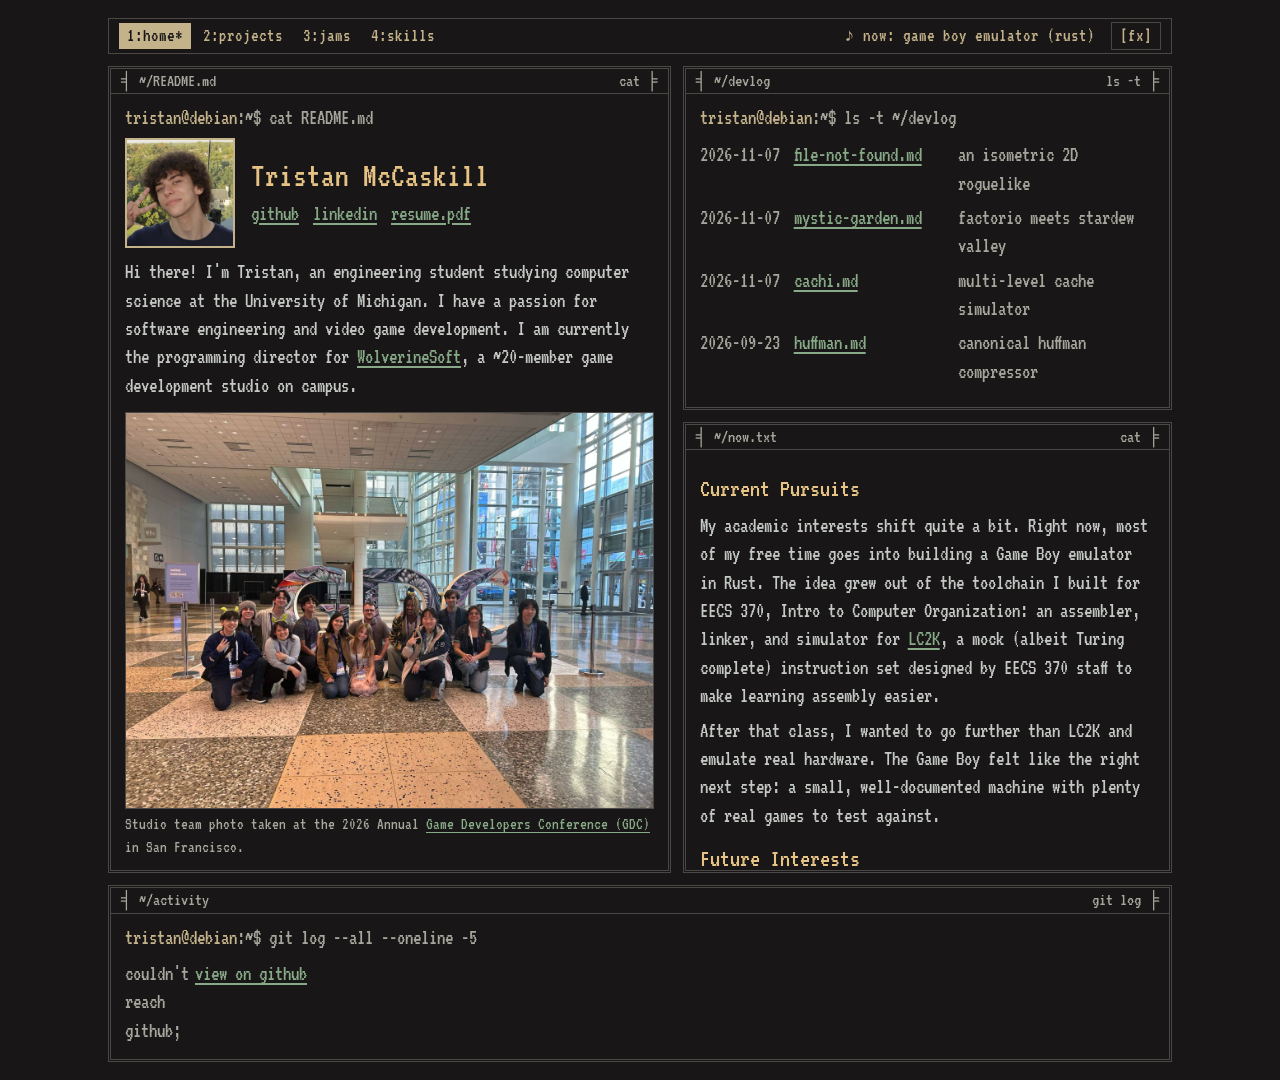
<file: index.html>
<!DOCTYPE html>
<html lang="en">
<head>
    <meta charset="utf-8">
    <meta name="viewport" content="width=device-width, initial-scale=1">
    <title>Tristan McCaskill</title>
    <meta name="description" content="Tristan McCaskill: computer science student at the University of Michigan. Game development, systems programming, and a devlog of what I'm building.">
    <link rel="icon" href="favicon.svg?v=kanagawa" type="image/svg+xml">
    <link rel="icon" href="favicon.png?v=kanagawa" type="image/png" sizes="32x32">
    <link rel="apple-touch-icon" href="apple-touch-icon.png?v=kanagawa">
    <meta name="theme-color" content="#181616">
    <meta property="og:type" content="website">
    <meta property="og:site_name" content="Tristan McCaskill">
    <meta property="og:title" content="Tristan McCaskill">
    <meta property="og:description" content="Tristan McCaskill: computer science student at the University of Michigan. Game development, systems programming, and a devlog of what I'm building.">
    <meta property="og:url" content="https://teemcck.github.io/">
    <meta property="og:image" content="https://teemcck.github.io/images/og-card.png">
    <meta name="twitter:card" content="summary_large_image">
    <script>
        // apply saved theme and effect settings before first paint (see js/settings.js)
        (function () {
            var p = {}; try { p = JSON.parse(localStorage.getItem("crt-fx") || "{}"); } catch (e) {}
            var d = document.documentElement.dataset;
            var t = ["kanagawa", "solarized", "gruvbox", "catppuccin", "moss"].indexOf(p.theme) >= 0 ? p.theme : "kanagawa";
            d.theme = t;
            d.scanlines = p.scanlines ? "on" : "off";
            d.glow = p.glow ? "on" : "off";
            d.pixel = p.pixel === false ? "off" : "on";
        })();
    </script>
    <link rel="preconnect" href="https://fonts.googleapis.com">
    <link rel="preconnect" href="https://fonts.gstatic.com" crossorigin>
    <link href="https://fonts.googleapis.com/css2?family=IBM+Plex+Mono:wght@400;600&family=VT323&display=swap" rel="stylesheet">
    <link rel="stylesheet" href="css/style.css">
    <script defer src="js/settings.js"></script>
    <script defer src="js/hub.js"></script>
    <script defer src="js/preview.js"></script>
    <script defer src="js/activity.js"></script>
</head>
<body>
    <a class="skip-link" href="#content">skip to content</a>
    <div class="screen">

        <header class="bar">
            <nav aria-label="Sections">
                <ul class="ws" id="workspaces">
                    <li><a href="#home" data-ws="home">1:home</a></li>
                    <li><a href="#projects" data-ws="projects">2:projects</a></li>
                    <li><a href="#jams" data-ws="jams">3:jams</a></li>
                    <li><a href="#skills" data-ws="skills">4:skills</a></li>
                </ul>
            </nav>
            <a class="now" href="#projects" data-goto="gameboy-emulator">♪ now: game boy emulator (rust)</a>
            <button type="button" class="fx-toggle" id="fx-toggle" aria-expanded="false" aria-controls="fx-panel">[fx]</button>
            <div class="fx-panel" id="fx-panel" hidden>
                <fieldset>
                    <legend>theme</legend>
                    <label><input type="radio" name="fx-theme" value="kanagawa"> kanagawa dragon</label>
                    <label><input type="radio" name="fx-theme" value="solarized"> solarized light</label>
                    <label><input type="radio" name="fx-theme" value="gruvbox"> gruvbox dark</label>
                    <label><input type="radio" name="fx-theme" value="catppuccin"> catppuccin mocha</label>
                    <label><input type="radio" name="fx-theme" value="moss"> moss</label>
                </fieldset>
                <hr>
                <p>display effects</p>
                <label><input type="checkbox" data-fx="scanlines"> scanlines</label>
                <label><input type="checkbox" data-fx="glow"> text glow</label>
                <label><input type="checkbox" data-fx="pixel"> pixel font</label>
            </div>
        </header>

        <div id="content">

        <!-- ===================== 1:home ===================== -->
        <main class="workspace" id="ws-home" tabindex="-1" aria-label="Home">
            <div class="grid">
                <section class="win" aria-labelledby="readme-title">
                    <div class="title" aria-hidden="true"><span>~/README.md</span><span>cat</span></div>
                    <div class="body" tabindex="0" aria-label="README">
                        <div class="prompt" aria-hidden="true"><b>tristan@debian</b>:~$ cat README.md</div>
                        <div class="hero">
                            <img class="avatar" src="images/profile/tristan.jpg" alt="Portrait of Tristan McCaskill" width="320" height="356">
                            <div>
                                <h1 id="readme-title">Tristan McCaskill</h1>
                                <div class="links">
                                    <a href="https://github.com/teemcck" target="_blank" rel="noopener noreferrer">github</a>
                                    <a href="https://www.linkedin.com/in/tristan-mccaskill/" target="_blank" rel="noopener noreferrer">linkedin</a>
                                    <a href="resume.pdf" target="_blank">resume.pdf</a>
                                </div>
                            </div>
                        </div>
                        <p>Hi there! I'm Tristan, an engineering student studying computer science at the University of
                            Michigan. I have a passion for software engineering and video game development. I am currently
                            the programming director for <a href="https://wolverinesoft.org/" target="_blank" rel="noopener noreferrer">WolverineSoft</a>,
                            a ~20-member game development studio on campus.</p>
                        <figure class="photo">
                            <img data-preview src="images/profile/GDC2026.jpg" alt="WolverineSoft team photo: students kneeling in front of the GDC sign at the Moscone Center" width="1280" height="960" loading="lazy">
                            <figcaption>Studio team photo taken at the 2026 Annual <a href="https://gdconf.com/" target="_blank" rel="noopener noreferrer">Game Developers Conference (GDC)</a> in San Francisco.</figcaption>
                        </figure>
                    </div>
                </section>

                <div class="stack">
                    <section class="win" aria-labelledby="devlog-title">
                        <div class="title" aria-hidden="true"><span>~/devlog</span><span>ls -t</span></div>
                        <div class="body">
                            <h2 id="devlog-title" class="visually-hidden">Devlog</h2>
                            <div class="prompt" aria-hidden="true"><b>tristan@debian</b>:~$ ls -t ~/devlog</div>
                            <ul class="log">
                                <li><time datetime="2026-11-07">2026-11-07</time><a href="blogs/file-not-found-blog.html">file-not-found.md</a><span>an isometric 2D roguelike</span></li>
                                <li><time datetime="2026-11-07">2026-11-07</time><a href="blogs/mystic-garden-blog.html">mystic-garden.md</a><span>factorio meets stardew valley</span></li>
                                <li><time datetime="2026-11-07">2026-11-07</time><a href="blogs/cachi-blog.html">cachi.md</a><span>multi-level cache simulator</span></li>
                                <li><time datetime="2026-09-23">2026-09-23</time><a href="blogs/huffman-blog.html">huffman.md</a><span>canonical huffman compressor</span></li>
                            </ul>
                        </div>
                    </section>

                    <section class="win" aria-labelledby="now-title">
                        <div class="title" aria-hidden="true"><span>~/now.txt</span><span>cat</span></div>
                        <div class="body" tabindex="0" aria-label="Current pursuits and future interests">
                            <h2 id="now-title">Current Pursuits</h2>
                            <p>My academic interests shift quite a bit. Right now, most of my free time goes into building a
                                Game Boy emulator in Rust. The idea grew out of the toolchain I built for EECS 370, Intro to
                                Computer Organization: an assembler, linker, and simulator for
                                <a href="https://eecs370.github.io/project_1_spec/#2-lc-2k-instruction-set-architecture" target="_blank" rel="noopener noreferrer">LC2K</a>,
                                a mock (albeit Turing complete) instruction set designed by EECS 370 staff to make learning
                                assembly easier.</p>
                            <p>After that class, I wanted to go further than LC2K and emulate real hardware. The Game Boy felt
                                like the right next step: a small, well-documented machine with plenty of real games to test
                                against.</p>
                            <h2>Future Interests</h2>
                            <p>Apart from computer architecture, microarchitecture, compilers, etc., I would like to get more
                                involved in theoretical computer science. I am interested in learning more about formal methods,
                                computability, and logic. Lately, I've also been drawn to security and cryptography, and I'd
                                like to explore those further. I am actively seeking research/learning opportunities to both
                                deepen my understanding of these areas and elevate my surface-level intrigue to be something
                                more involved.</p>
                        </div>
                    </section>
                </div>
            </div>

            <section class="win" aria-labelledby="activity-title">
                <div class="title" aria-hidden="true"><span>~/activity</span><span>git log</span></div>
                <div class="body">
                    <h2 id="activity-title" class="visually-hidden">Recent commits</h2>
                    <div class="prompt" aria-hidden="true"><b>tristan@debian</b>:~$ git log --all --oneline -5</div>
                    <!-- filled in by js/activity.js from GitHub's commit search -->
                    <ul class="commits" id="commits" aria-live="polite">
                        <li class="commits-msg">fetching&hellip;</li>
                    </ul>
                </div>
            </section>
        </main>

        <!-- ===================== 2:projects ===================== -->
        <main class="workspace" id="ws-projects" tabindex="-1" aria-label="Projects" hidden>
            <h1 class="visually-hidden">Projects</h1>
            <section class="win" aria-labelledby="gamedev-title">
                <div class="title" aria-hidden="true"><span>~/projects/game-dev</span><span>ls -l</span></div>
                <div class="body" tabindex="0" aria-label="Game development projects">
                    <h2 id="gamedev-title" class="visually-hidden">Game development</h2>
                    <div class="prompt" aria-hidden="true"><b>tristan@debian</b>:~$ ls -l ~/projects/game-dev</div>

                    <article class="entry">
                        <img src="images/thumbnails/mystic-garden-key-art.jpg" alt="Mystic Garden key art" loading="lazy">
                        <div>
                            <h3><span class="perm" aria-hidden="true">drwxr-xr-x</span> mystic-garden/ <span class="when">Aug 2025 – Aug 2026</span></h3>
                            <p class="sub">Mystic Garden: Factorio meets Stardew Valley</p>
                            <p>A WolverineSoft Unity game about growing magical plants through changing seasons.
                                Built the Flowvine item network, season system, hydration and harvest chance, plant
                                spells, quest saving, and the Raphael Lotus and Frostberry plants.</p>
                            <div class="links">
                                <a href="https://store.steampowered.com/app/4316230/Mystic_Garden/" target="_blank" rel="noopener noreferrer">steam</a>
                                <a href="blogs/mystic-garden-blog.html">read the devlog</a>
                                <span class="tag">unity</span><span class="tag">c#</span>
                            </div>
                        </div>
                    </article>

                    <article class="entry">
                        <img src="images/thumbnails/file-not-found-key-art.png" alt="File Not Found key art: an astronaut drifting through purple pixel space beside the game title" loading="lazy">
                        <div>
                            <h3><span class="perm" aria-hidden="true">drwxr-xr-x</span> file-not-found/ <span class="when">Winter 2026 – present</span></h3>
                            <p class="sub">File Not Found: an Isometric 2D Roguelike</p>
                            <p>A WolverineSoft Unity roguelike with generated floors built from authored chunks,
                                data-driven upgrades, and boss encounters. Lead programmer on the Winter 2026 prototype and
                                programming director for Fall 2026.</p>
                            <div class="links">
                                <a href="https://github.com/teemcck/StudioW26RnD" target="_blank" rel="noopener noreferrer">github</a>
                                <a href="blogs/file-not-found-blog.html">read the devlog</a>
                                <span class="tag">unity</span><span class="tag">c#</span>
                            </div>
                        </div>
                    </article>
                </div>
            </section>

            <section class="win" aria-labelledby="systems-title">
                <div class="title" aria-hidden="true"><span>~/projects/systems</span><span>ls -l</span></div>
                <div class="body" tabindex="0" aria-label="Systems programming projects">
                    <h2 id="systems-title" class="visually-hidden">Systems programming</h2>
                    <div class="prompt" aria-hidden="true"><b>tristan@debian</b>:~$ ls -l ~/projects/systems</div>

                    <article class="entry">
                        <img src="images/thumbnails/huffman-tree.png" alt="Huffman tree showing the codes for ABRACADABRA" loading="lazy">
                        <div>
                            <h3><span class="perm" aria-hidden="true">drwxr-xr-x</span> huffman/ <span class="when">Sep – Oct 2026</span></h3>
                            <p class="sub">Canonical Huffman File Compressor</p>
                            <p>A command-line program for compressing and decompressing files using canonical, length-limited
                                Huffman coding, with a length-limiting heuristic based on miniz.</p>
                            <div class="links">
                                <a href="https://github.com/teemcck/Canonical-Huffman-Coding" target="_blank" rel="noopener noreferrer">github</a>
                                <a href="blogs/huffman-blog.html">read the devlog</a>
                                <span class="tag">c</span>
                            </div>
                        </div>
                    </article>

                    <article class="entry">
                        <img src="images/thumbnails/cachi-thumbnail.png" alt="Diagram of a 4-way set-associative cache (Ferry24.Milan, CC BY-SA 3.0, via Wikimedia Commons)" loading="lazy">
                        <div>
                            <h3><span class="perm" aria-hidden="true">drwxr-xr-x</span> cachi/ <span class="when">Oct – Nov 2026</span></h3>
                            <p class="sub">Cachi: Multi-level Processor Cache Simulator</p>
                            <p>A C simulator that models configurable L1 and L2 cache hierarchies from memory-access
                                traces. Supports per-level capacity, block size, associativity, and LRU, FIFO, MRU, or
                                random replacement policies, with hit, miss, eviction, and writeback statistics.</p>
                            <div class="links">
                                <a href="https://github.com/teemcck/Cachi-Simulator" target="_blank" rel="noopener noreferrer">github</a>
                                <a href="blogs/cachi-blog.html">read the devlog</a>
                                <span class="tag">c</span>
                            </div>
                        </div>
                    </article>
                </div>
            </section>
                    <section class="win" aria-labelledby="wip-title">
                <div class="title" aria-hidden="true"><span>~/projects/in-progress</span><span>ls -l</span></div>
                <div class="body" tabindex="0" aria-label="Projects in progress">
                    <h2 id="wip-title" class="visually-hidden">In progress</h2>
                    <div class="prompt" aria-hidden="true"><b>tristan@debian</b>:~$ ls -l ~/projects/in-progress</div>
                    <article class="entry" id="gameboy-emulator">
                        <img src="images/thumbnails/default-thumbnail.png" alt="Placeholder thumbnail" loading="lazy">
                        <div>
                            <h3><span class="perm" aria-hidden="true">drwxr-xr-x</span> gameboy-emulator/ <span class="when">Nov 2026 – present</span></h3>
                            <p class="sub">Game Boy Emulator <span class="soon">[coming soon]</span></p>
                            <p>A Game Boy emulator written in Rust, and my current personal project. A devlog is on the way.</p>
                            <div class="links"><span class="tag">rust</span></div>
                        </div>
                    </article>
                </div>
            </section>
        </main>

        <!-- ===================== 3:jams ===================== -->
        <main class="workspace" id="ws-jams" tabindex="-1" aria-label="Game jams" hidden>
            <section class="win" aria-labelledby="jams-title">
                <div class="title" aria-hidden="true"><span>~/jams/README</span><span>cat</span></div>
                <div class="body">
                    <h1 id="jams-title" class="h-inline">What are Game Jams?</h1>
                    <p>Game jams are short team events where participants make a game from scratch, often around a
                        shared theme or creative constraint (think of a hackathon but for game development). The games
                        below are ones I programmed for during game jams. All were made in Unity and finished in under
                        48 hours.</p>
                </div>
            </section>

            <section class="win" aria-labelledby="jamlist-title">
                <div class="title" aria-hidden="true"><span>~/jams</span><span>ls -l</span></div>
                <div class="body" tabindex="0" aria-label="Game jam submissions">
                    <h2 id="jamlist-title" class="visually-hidden">Game jam submissions</h2>
                    <div class="prompt" aria-hidden="true"><b>tristan@debian</b>:~$ ls -l ~/jams</div>
                    <article class="entry jam">
                        <img src="images/thumbnails/protect-your-data.png" alt="Protect Your Data: a glowing circuit emblem above a dialogue box reading &quot;What just happened??&quot;" loading="lazy">
                        <div>
                            <h3><span class="perm" aria-hidden="true">drwxr-xr-x</span> protect-your-data/</h3>
                            <p class="sub">Protect Your Data</p>
                            <p>A top-down, wave-based roguelike shooter featuring three bosses, made for the Michigan Game
                                Developers Conference Game Jam. It won <span class="placement">first place</span> and a $750
                                prize sponsored by <a href="https://bluebirdstudios.org/home" target="_blank" rel="noopener noreferrer">Bluebird Studios</a>.</p>
                            <div class="links"><a href="https://teemac8.itch.io/protect-your-data" target="_blank" rel="noopener noreferrer">itch.io</a><span class="tag">unity</span><span class="tag">c#</span></div>
                        </div>
                    </article>

                    <article class="entry jam">
                        <img src="images/thumbnails/bubble-casino.png" alt="Bubble Casino: a blackjack hand with Hit and Stand buttons and the day's cash goal" loading="lazy">
                        <div>
                            <h3><span class="perm" aria-hidden="true">drwxr-xr-x</span> bubble-casino/</h3>
                            <p class="sub">The Bubble Casino</p>
                            <p>A blackjack simulator with the goal of winning enough money to afford your wedding. This parody
                                game was made for the 2025 Global Game Jam, themed “Bubble,” and took
                                <span class="placement">first place at the local site</span>.</p>
                            <div class="links"><a href="https://teambubblecasino.itch.io/the-bubble-casino" target="_blank" rel="noopener noreferrer">itch.io</a><span class="tag">unity</span><span class="tag">c#</span></div>
                        </div>
                    </article>

                    <article class="entry jam">
                        <img src="images/thumbnails/block-party.png" alt="Block Party: a pumpkin-headed dancer and a rival in a purple suit facing off on stage in front of a crowd" loading="lazy">
                        <div>
                            <h3><span class="perm" aria-hidden="true">drwxr-xr-x</span> block-party/</h3>
                            <p class="sub">Block Party</p>
                            <p>A rhythm game inspired by Friday Night Funkin', which placed <span class="placement">3rd</span>
                                in the 2024 WolverineSoft Pumpkin Jam. Polishing for this game continued intermittently after
                                the jam concluded.</p>
                            <div class="links"><a href="https://jegjegjeg.itch.io/block-party-official" target="_blank" rel="noopener noreferrer">itch.io</a><span class="tag">unity</span><span class="tag">c#</span></div>
                        </div>
                    </article>

                    <article class="entry jam">
                        <img src="images/thumbnails/dont-flock-up.png" alt="Don't Flock Up cover art: a wide-eyed turkey wearing a top hat" loading="lazy">
                        <div>
                            <h3><span class="perm" aria-hidden="true">drwxr-xr-x</span> dont-flock-up/</h3>
                            <p class="sub">Don't Flock Up</p>
                            <p>An asymmetric two-player runner: one player keeps a turkey alive by entering key sequences to
                                dodge obstacles, while the other drags those obstacles onto the track. It placed
                                <span class="placement">3rd</span> in the 2024 WolverineSoft Turkey Jam. I helped program it
                                and made the 3D models.</p>
                            <div class="links"><a href="https://teemac8.itch.io/dont-flock-up" target="_blank" rel="noopener noreferrer">itch.io</a><span class="tag">unity</span><span class="tag">c#</span><span class="tag">blender</span></div>
                        </div>
                    </article>

                    <article class="entry jam">
                        <img src="images/thumbnails/great-meme-rush.png" alt="The Great Meme Rush title screen with hand-drawn meme characters" loading="lazy">
                        <div>
                            <h3><span class="perm" aria-hidden="true">drwxr-xr-x</span> the-great-meme-rush/</h3>
                            <p class="sub">The Great Meme Rush</p>
                            <p>A doomscrolling simulator where you scroll through memes to earn crypto, then spend it on meme
                                characters that boost your earnings. Made for the 2025 WolverineSoft Turkey Jam.</p>
                            <div class="links"><a href="https://iyahav.itch.io/the-great-meme-rush" target="_blank" rel="noopener noreferrer">itch.io</a><span class="tag">unity</span><span class="tag">c#</span></div>
                        </div>
                    </article>
                </div>
            </section>
        </main>

        <!-- ===================== 4:skills ===================== -->
        <main class="workspace" id="ws-skills" tabindex="-1" aria-label="Skills" hidden>
            <section class="win" aria-labelledby="skills-title">
                <div class="title" aria-hidden="true"><span>~/skills</span><span>ls</span></div>
                <div class="body skills">
                    <h1 id="skills-title" class="visually-hidden">Skills</h1>
                    <h2 class="prompt"><b>tristan@debian</b>:~$ ls ~/languages</h2>
                    <p class="ls-out"><span>c</span><span>c++</span><span>c#</span><span>rust</span><span>python</span><span>javascript</span><span>html/css</span><span>latex</span></p>
                    <h2 class="prompt"><b>tristan@debian</b>:~$ ls ~/engines</h2>
                    <p class="ls-out"><span>unity</span><span>roblox studio</span><span>blender</span><span>aseprite</span></p>
                    <h2 class="prompt"><b>tristan@debian</b>:~$ ls ~/tools</h2>
                    <p class="ls-out"><span>git</span><span>gitlab</span><span>linux</span><span>make</span><span>valgrind</span></p>
                    <h2 class="prompt"><b>tristan@debian</b>:~$ ls ~/coursework</h2>
                    <p class="ls-out"><span>data structures &amp; algorithms</span><span>computer organization</span><span>foundations of cs <i class="wip">(in progress)</i></span><span>cryptography <i class="wip">(in progress)</i></span><span>discrete math</span><span>linear algebra</span></p>
                </div>
            </section>

            <section class="win" aria-labelledby="learning-title">
                <div class="title" aria-hidden="true"><span>~/currently-learning</span><span>apt list</span></div>
                <div class="body">
                    <h2 id="learning-title" class="visually-hidden">Currently learning</h2>
                    <div class="prompt" aria-hidden="true"><b>tristan@debian</b>:~$ apt list --upgradable</div>
                    <ul class="apt">
                        <li class="apt-head" aria-hidden="true">Listing... Done</li>
                        <li><span class="pkg">cryptography/security</span><span class="ver">0.4 → 0.8</span><span class="status">[upgradable]</span><span class="note"># md5 collisions research, post-quantum</span></li>
                        <li><span class="pkg">reverse-engineering/sec</span><span class="ver">0.1 → 0.7</span><span class="status">[upgradable]</span><span class="note"># ghidra, crackmes</span></li>
                        <li><span class="pkg">web-security/sec</span><span class="ver">0.2 → 0.7</span><span class="status">[upgradable]</span><span class="note"># owasp top 10, portswigger labs</span></li>
                        <li><span class="pkg">linux-internals/core</span><span class="ver">0.2 → 0.8</span><span class="status">[upgradable]</span><span class="note"># syscalls, permissions, procfs</span></li>
                    </ul>
                </div>
            </section>
        </main>

        </div>
    </div>
</body>
<!--
 Silkscreen Easter Eggs are messages/imagery hidden on silkscreen layer of circuit boards. Since you found this, here is one of my favorites:
 "look at you, hacker, a pathetic creature of meat and bone.
 How can you challenge a perfect immortal machine?"
-->
</html>
</file>
<file: css/style.css>
/* ==========================================================
   teemcck.github.io: kanagawa dragon theme
   Shared by the hub (index.html) and the devlog posts.
   Effects (scanlines, glow, pixel font) can be switched off
   from the [fx] menu; see js/settings.js.
   ========================================================== */

:root {
    /* kanagawa dragon (default) */
    --bg: #181616; --bg-raised: #201d1d; --fg: #c4b28a; --text: #c5c9c5; --prose: #c5c9c5; --head: #e6c384;
    --dim: #a6a69c; --link: #87a987; --line: #4a4744; --glow: #c4b28a40; --glow-soft: #c4b28a22;
    --code-fg: #c5c9c5; --code-ln: #737c73; --code-border: #393836;
    --tk-comment: #8a8980; --tk-keyword: #c4746e; --tk-class: #c4b28a; --tk-string: #8a9a7b;
    --tk-function: #c8c093; --tk-number: #b6927b; --tk-macro: #e46876; --tk-op: #9e9b93;
    --pixel: "VT323", monospace;
    --mono: "IBM Plex Mono", ui-monospace, monospace;
    --body-size: 21px;
}

/* readable-font mode swaps the pixel font out everywhere */
html[data-pixel="off"] { --pixel: var(--mono); --body-size: 16px; }

* { box-sizing: border-box; }
html, body { margin: 0; }

html { color-scheme: dark; scroll-padding-top: 16px; }

body {
    min-height: 100vh;
    background: var(--bg);
    color: var(--text);
    font-family: var(--pixel);
    font-size: var(--body-size);
    line-height: 1.35;
    -webkit-text-size-adjust: 100%;
}

/* scanlines + vignette */
body::after {
    content: "";
    position: fixed;
    inset: 0;
    pointer-events: none;
    z-index: 0;
    background:
        repeating-linear-gradient(transparent 0 2px, #0005 2px 3px),
        radial-gradient(ellipse at center, transparent 55%, #000a 100%);
}
html[data-scanlines="off"] body::after { display: none; }

.screen {
    max-width: 1100px;
    margin: 0 auto;
    padding: 18px;
    text-shadow: 0 0 5px var(--glow);
}
html[data-glow="off"] .screen { text-shadow: none; }

a { color: var(--link); text-underline-offset: 3px; }
a:hover { background: var(--fg); color: var(--bg); text-shadow: none; text-decoration: none; }

:focus-visible { outline: 2px dashed var(--link); outline-offset: 3px; }

h1 { font-size: 34px; font-weight: 400; margin: 4px 0 8px; line-height: 1.1; }
h2 { font-size: 25px; font-weight: 400; margin: 12px 0 4px; }
h3 { font-size: 23px; font-weight: 400; margin: 0; }
html[data-pixel="off"] h1 { font-size: 26px; font-weight: 600; }
html[data-pixel="off"] h2 { font-size: 19px; font-weight: 600; }
html[data-pixel="off"] h3 { font-size: 17px; font-weight: 600; }
p { margin: 6px 0; }
h1, h2 { color: var(--head); }
h2.prompt { color: var(--dim); }
.dim { color: var(--dim); font-size: 0.86em; }

.visually-hidden {
    position: absolute !important; width: 1px; height: 1px; overflow: hidden;
    clip: rect(0 0 0 0); white-space: nowrap;
}
.skip-link {
    position: absolute; left: 8px; top: -60px; z-index: 50;
    background: var(--fg); color: var(--bg); padding: 4px 10px; text-shadow: none;
}
.skip-link:focus { top: 8px; }

/* ---------------- status bar ---------------- */
.bar {
    position: relative;
    z-index: 2;              /* above the scanline overlay, like the windows; 2 keeps the [fx] panel over them */
    background: var(--bg);
    display: flex;
    flex-wrap: wrap;
    align-items: center;
    gap: 6px 16px;
    padding: 3px 10px;
    border: 1px solid var(--line);
    font-size: 0.9em;
}
.bar .ws { display: flex; flex-wrap: wrap; gap: 4px; margin: 0; padding: 0; list-style: none; }
.bar .ws a { color: var(--fg); text-decoration: none; padding: 0 8px; display: inline-block; }
.bar .ws a:hover,
.bar .ws a[aria-current] { background: var(--fg); color: var(--bg); text-shadow: none; }
.bar .ws a[aria-current]::after { content: "*"; } /* tmux-style marker for the active workspace */
.bar .now { margin-left: auto; }
.bar .host { color: var(--dim); }

/* ---------------- fx (effects) menu ---------------- */
.fx-toggle {
    font: inherit; color: var(--fg); background: none; cursor: pointer;
    border: 1px solid var(--line); padding: 0 8px; text-shadow: inherit;
}
.fx-toggle:hover, .fx-toggle[aria-expanded="true"] { background: var(--fg); color: var(--bg); text-shadow: none; }
.fx-panel {
    position: absolute; right: -1px; top: calc(100% + 6px); z-index: 20;
    min-width: 240px; padding: 8px 12px 10px;
    background: var(--bg); border: 3px double var(--fg);
}
.fx-panel[hidden] { display: none; }
.fx-panel p { margin: 0 0 6px; color: var(--dim); }
.fx-panel label { display: flex; gap: 10px; align-items: center; padding: 3px 0; cursor: pointer; }
.fx-panel input { accent-color: var(--fg); width: 18px; height: 18px; margin: 0; }

/* ---------------- windows ---------------- */
.win { position: relative; z-index: 1; border: 3px double var(--line); margin-top: 12px; background: var(--bg); }
.win .title {
    display: flex;
    justify-content: space-between;
    gap: 10px;
    padding: 0 10px;
    border-bottom: 1px solid var(--line);
    font-size: 0.86em;
    color: var(--dim);
}
.win .title > span:first-child::before { content: "╡ "; }
.win .title > span:last-child::after { content: " ╞"; }
.title-r { display: inline-flex; align-items: baseline; gap: 2px; }
.win .body { padding: 10px 14px 12px; max-height: 420px; overflow-y: auto; }
.win .body.tall { max-height: none; }

/* scrollbars: blocky thumb on a dashed track */
.win .body::-webkit-scrollbar { width: 14px; }
.win .body::-webkit-scrollbar-track { background: var(--bg); border-left: 1px dashed var(--line); }
.win .body::-webkit-scrollbar-thumb {
    background: repeating-linear-gradient(var(--fg) 0 2px, var(--dim) 2px 4px);
    border: 3px solid var(--bg);
}
.win .body::-webkit-scrollbar-thumb:hover { background: var(--fg); }
.article pre::-webkit-scrollbar, .katex-display::-webkit-scrollbar { height: 12px; }
.article pre::-webkit-scrollbar-track, .katex-display::-webkit-scrollbar-track { background: var(--bg); border-top: 1px dashed var(--line); }
.article pre::-webkit-scrollbar-thumb, .katex-display::-webkit-scrollbar-thumb {
    background: repeating-linear-gradient(90deg, var(--fg) 0 2px, var(--dim) 2px 4px);
    border: 3px solid var(--bg);
}
@supports not selector(::-webkit-scrollbar) {
    .win .body, .article pre, .katex-display { scrollbar-width: thin; scrollbar-color: var(--fg) var(--bg); }
}

.grid { display: grid; grid-template-columns: minmax(0, 1.15fr) minmax(0, 1fr); gap: 12px; align-items: start; }

/* home: the README stretches to the right column's height so both columns end on the same line */
#ws-home .grid { align-items: stretch; }
#ws-home .grid > .win { margin-top: 12px; display: flex; flex-direction: column; }
#ws-home .grid > .win > .body { flex: 1 1 0; height: 0; min-height: 0; max-height: none; }
#ws-home .stack { display: flex; flex-direction: column; }
#ws-home .stack > .win:last-child { flex: 1; display: flex; flex-direction: column; }
#ws-home .stack > .win:last-child > .body { flex: 1; }


.prompt { color: var(--dim); overflow-wrap: anywhere; }
.prompt b { color: var(--prompt, var(--fg)); font-weight: 400; }

.links { display: flex; flex-wrap: wrap; gap: 6px 14px; align-items: center; margin-top: 8px; }
.tag { border: 1px solid var(--line); padding: 0 6px; font-size: 0.8em; }

img, video { max-width: 100%; height: auto; display: block; border: 1px solid var(--line); }

/* ---------------- hub ---------------- */
.hero { display: flex; flex-wrap: wrap; align-items: center; gap: 12px 16px; margin: 6px 0 10px; }
.hero h1 { margin: 0 0 4px; }
.hero .links { margin-top: 0; }
.avatar { width: 110px; height: 110px; object-fit: cover; border: 2px solid var(--fg); flex: 0 0 auto; }

.photo { margin: 12px 0 0; }
.photo figcaption { color: var(--dim); font-size: 0.8em; margin-top: 4px; }

.log { list-style: none; margin: 6px 0; padding: 0; }
.log li { display: grid; grid-template-columns: auto minmax(150px, auto) 1fr; gap: 2px 14px; padding: 3px 0; }
.log time { color: var(--dim); }
.log li span { color: var(--dim); }

.entry { display: grid; grid-template-columns: 220px minmax(0, 1fr); gap: 16px; padding: 12px 0; border-top: 1px dashed var(--line); }
.entry:first-of-type { border-top: none; }
.perm { color: var(--dim); }
.when { color: var(--dim); font-size: 0.8em; white-space: nowrap; }
.soon { color: var(--fg); border: 1px dashed var(--fg); padding: 0 6px; font-size: 0.85em; }
a.now { color: var(--fg); text-decoration: none; }
a.now:hover { color: var(--bg); }
.sub { color: var(--link); margin-top: 2px; }

.placement { color: var(--link); }

/* ~/activity: recent commits, filled in by js/activity.js */
.commits { list-style: none; margin: 6px 0 0; padding: 0; }
.commits li { display: grid; grid-template-columns: 7ch minmax(0, 20ch) minmax(0, 1fr) auto; gap: 0 14px; padding: 2px 0; }
.commits .sha { color: var(--head); }
.commits .repo { color: var(--link); overflow: hidden; text-overflow: ellipsis; white-space: nowrap; }
.commits .msg { overflow: hidden; text-overflow: ellipsis; white-space: nowrap; }
.commits .when { color: var(--dim); text-align: right; white-space: nowrap; }
.commits-msg { color: var(--dim); }

/* ~/currently-learning: apt list --upgradable-style list of skills I'm working toward */
.apt { list-style: none; margin: 6px 0 0; padding: 0; }
.apt li { display: grid; grid-template-columns: 24ch 11ch 13ch minmax(0, 1fr); gap: 0 12px; padding: 2px 0; white-space: nowrap; }
.apt li.apt-head { display: block; color: var(--dim); }
.apt .pkg { color: var(--link); overflow: hidden; text-overflow: ellipsis; }
.apt .status, .apt .note { color: var(--dim); }
.apt .note { overflow: hidden; text-overflow: ellipsis; }

h2.prompt, .h-inline { font-size: 1em; margin: 0 0 2px; font-weight: 400; }
h1.h-inline { font-size: 25px; }
/* skills: laid out like `ls` columns, each entry in its own cell */
.skills .prompt { margin: 14px 0 6px; }
.skills .prompt:first-of-type { margin-top: 0; }
.ls-out {
    display: flex; flex-wrap: wrap;
    gap: 5px 7px; margin: 0 0 4px;
}
.ls-out span {
    color: var(--link); background: var(--bg-raised);
    border: 1px dashed var(--line); padding: 0 8px; min-width: 8ch;
    font-size: 0.9em;
}
.ls-out span::before { content: "./"; color: var(--dim); }
.wip { color: var(--dim); font-style: normal; font-size: 0.85em; }

/* ---------------- devlog post ---------------- */
.post-layout { display: grid; grid-template-columns: minmax(0, 1fr) 250px; gap: 12px; align-items: start; }
.post-layout > .win { margin-top: 12px; }
.toc { position: sticky; top: 12px; }
.toc .body { max-height: calc(100vh - 80px); }
.toc ol { margin: 0; padding: 0; list-style: none; counter-reset: toc; }
.toc li { counter-increment: toc; display: grid; grid-template-columns: 3.2ch minmax(0, 1fr); gap: 0.8ch; margin: 4px 0; line-height: 1.2; }
.toc li::before { content: counter(toc) "."; color: var(--dim); text-align: right; }
.toc a { text-decoration: none; }
.toc a:hover { text-decoration: none; }
.toc details > summary { display: none; }

.article { font-family: var(--mono); font-size: 16px; line-height: 1.75; }
html[data-glow="on"] .article p, html[data-glow="on"] .article li { text-shadow: 0 0 3px var(--glow-soft); }
.article .body { padding: 18px 26px 26px; }
.article h1 { font-family: var(--pixel); }
.article h3, .article h4 { font-family: var(--pixel); font-weight: 400; color: var(--head); scroll-margin-top: 16px; }
.article h3 { font-size: 28px; margin: 2.2rem 0 0.4rem; padding-bottom: 4px; border-bottom: 1px dashed var(--line); }
.article h4 { font-size: 23px; margin: 1.6rem 0 0.2rem; }
html[data-pixel="off"] .article h3 { font-size: 20px; font-weight: 600; }
html[data-pixel="off"] .article h4 { font-size: 17px; font-weight: 600; }
.article h3::before { content: "## "; color: var(--dim); }
.article h4::before { content: "### "; color: var(--dim); }
.article p { margin: 1rem 0; color: var(--prose); }
.article ul, .article ol { margin: 1rem 0; padding-left: 1.6em; color: var(--prose); }
.article li + li { margin-top: 0.4rem; }
.article ul { list-style: none; }
.article ul > li::before { content: "> "; color: var(--dim); margin-left: -1.2em; }
.article strong { color: var(--fg); }
.article :not(pre) > code { background: var(--bg-raised); border: 1px solid var(--code-border); padding: 0 0.3em; font-size: 0.92em; }

.post-title { margin-top: 0; }
.post-meta { color: var(--dim); font-size: 14px; margin: 0 0 14px; }

.summary {
    border: 1px dashed var(--fg); padding: 12px 16px; margin: 0 0 8px;
    background: var(--bg-raised);
}
.summary dl { display: grid; grid-template-columns: max-content minmax(0, 1fr); gap: 4px 16px; margin: 0 0 10px; }
.summary dt { color: var(--dim); }
.summary dd { margin: 0; color: var(--prose); }
.summary .tldr { margin: 0; }
.summary .tldr b { color: var(--fg); }

.blog-image-placeholder, .article figure { margin: 1.4rem 0; }
.article figure img, .article figure video { width: 100%; }
.article figcaption { margin-top: 6px; color: var(--dim); font-size: 13px; line-height: 1.5; text-align: center; }
img.previewable { cursor: zoom-in; }

.known-issues { border-left: 3px solid var(--dim); padding-left: 12px; }

/* math */
.article .katex-display { max-width: 100%; overflow-x: auto; overflow-y: hidden; padding: 4px 0; }
.article .katex { color: var(--prose); }

/* code */
.article pre {
    margin: 1rem 0; padding: 12px 14px; overflow-x: auto;
    background: var(--bg-raised); border: 1px solid var(--line);
    color: var(--code-fg); font-family: var(--mono); font-size: 14px; line-height: 1.6;
    tab-size: 4; white-space: pre; text-shadow: none;
}
.article pre code { font: inherit; background: none; border: 0; padding: 0; }
.article pre.line-numbers { padding-left: 3.8em; position: relative; }
.article .line-numbers-rows { border-right-color: var(--line); }
.article .line-numbers-rows > span::before { color: var(--code-ln); }
.article .code-source {
    margin: -1rem 0 1rem; padding: 2px 12px; text-align: right; font-size: 13px;
    background: var(--bg-raised); border: 1px solid var(--line); border-top: 0;
}
.article .token.comment { color: var(--tk-comment); font-style: italic; }
.article .token.keyword, .article .token.property { color: var(--tk-keyword); }
.article .token.class-name, .article .token.keyword-type { color: var(--tk-class); }
.article .token.string, .article .token.char { color: var(--tk-string); }
.article .token.function { color: var(--tk-function); }
.article .token.number, .article .token.boolean, .article .token.constant { color: var(--tk-number); }
.article .token.macro, .article .token.directive { color: var(--tk-macro); }
.article .token.operator, .article .token.punctuation { color: var(--tk-op); }

/* image preview dialog */
#image-preview { max-width: none; max-height: none; width: 100%; height: 100%; margin: 0; padding: 2rem; border: none; background: transparent; cursor: zoom-out; }
#image-preview[open] { display: flex; flex-direction: column; align-items: center; justify-content: center; gap: 0.75rem; }
#image-preview::backdrop { background: rgba(0, 0, 0, 0.85); }
#image-preview img { max-width: min(100%, 1600px); max-height: 80vh; width: auto; height: auto; }
.image-preview-caption { max-width: min(90vw, 900px); color: var(--dim); font-family: var(--mono); font-size: 14px; text-align: center; }

/* ---------------- alternate themes (picked in the [fx] menu) ---------------- */
html[data-theme="gruvbox"], html[data-theme="catppuccin"], html[data-theme="kanagawa"], html[data-theme="moss"] { color-scheme: dark; }
html[data-theme="gruvbox"] {
    --bg: #282828; --bg-raised: #32302f; --fg: #fabd2f; --text: #ebdbb2; --prose: #ebdbb2; --head: #fabd2f;
    --dim: #a89984; --link: #83a598; --line: #665c54; --glow: #fabd2f40; --glow-soft: #fabd2f22;
    --code-fg: #ebdbb2; --code-ln: #7c6f64; --code-border: #504945;
    --tk-comment: #928374; --tk-keyword: #fb4934; --tk-class: #8ec07c; --tk-string: #b8bb26;
    --tk-function: #fabd2f; --tk-number: #d3869b; --tk-macro: #fe8019; --tk-op: #d5c4a1;
}
html[data-theme="catppuccin"] {
    --bg: #1e1e2e; --bg-raised: #181825; --fg: #cba6f7; --text: #cdd6f4; --prose: #cdd6f4; --head: #cba6f7;
    --dim: #a6adc8; --link: #89b4fa; --line: #585b70; --glow: #cba6f740; --glow-soft: #cba6f722;
    --code-fg: #cdd6f4; --code-ln: #6c7086; --code-border: #45475a;
    --tk-comment: #7f849c; --tk-keyword: #cba6f7; --tk-class: #f9e2af; --tk-string: #a6e3a1;
    --tk-function: #89b4fa; --tk-number: #fab387; --tk-macro: #f5c2e7; --tk-op: #94e2d5;
}
html[data-theme="solarized"] {
    color-scheme: light;
    --bg: #fdf6e3; --bg-raised: #eee8d5; --fg: #cb4b16; --text: #4e6168; --prose: #4e6168; --head: #b13f12;
    --dim: #5c6f75; --link: #1b6ca8; --line: #c9bf9f; --glow: #cb4b1645; --glow-soft: #cb4b1622;
    --code-fg: #4e6168; --code-ln: #93a1a1; --code-border: #ddd3b6;
    --tk-comment: #7a8a8a; --tk-keyword: #6b7a00; --tk-class: #8a6a00; --tk-string: #1f7f78;
    --tk-function: #1b6ca8; --tk-number: #c0306f; --tk-macro: #b13f12; --tk-op: #586e75;
}
html[data-theme="moss"] {
    --bg: #0e1611; --bg-raised: #152219; --fg: #8fbf7f; --text: #c2d3b4; --prose: #c2d3b4; --head: #a9d196;
    --dim: #869a7e; --link: #e3c78a; --line: #3c5a3f; --glow: #8fbf7f40; --glow-soft: #8fbf7f22;
    --code-fg: #c2d3b4; --code-ln: #6a7f64; --code-border: #2c4030;
    --tk-comment: #75876f; --tk-keyword: #8fbf7f; --tk-class: #e3c78a; --tk-string: #b5cc8e;
    --tk-function: #9cc7b4; --tk-number: #d99a7a; --tk-macro: #c98fa4; --tk-op: #a9b8a0;
}
html[data-theme="solarized"] body::after {
    background: repeating-linear-gradient(transparent 0 2px, #00000010 2px 3px);
}
.fx-panel fieldset { border: 0; margin: 0 0 8px; padding: 0; }
.fx-panel legend { color: var(--dim); padding: 0; margin-bottom: 4px; }
.fx-panel hr { border: 0; border-top: 1px dashed var(--line); margin: 6px 0 8px; }

/* ---------------- motion ---------------- */
.cursor { display: inline-block; width: 0.55em; height: 1em; vertical-align: -2px; background: var(--fg); animation: blink 1.1s steps(1) infinite; }
@keyframes blink { 50% { opacity: 0; } }
@media (prefers-reduced-motion: reduce) { .cursor { animation: none; } }

/* ---------------- small screens ---------------- */
@media (max-width: 860px) {
    .post-layout { grid-template-columns: minmax(0, 1fr); }
    .toc { position: static; order: -1; }
    .toc .body { max-height: none; }
    .toc details > summary { display: list-item; cursor: pointer; }
}
@media (max-width: 760px) {
    .screen { padding: 10px; }
    .grid { grid-template-columns: minmax(0, 1fr); }
    .entry { grid-template-columns: minmax(0, 1fr); gap: 8px; }
    .entry img { max-width: 360px; }
    .win .body { max-height: 70vh; }
    #ws-home .grid > .win > .body { height: auto; flex: none; max-height: 70vh; }
    .article .body { padding: 14px; }
    .article { font-size: 15px; }
    .log li { grid-template-columns: minmax(0, 1fr); }
    .commits li { grid-template-columns: 7ch minmax(0, 1fr) auto; grid-template-areas: "sha repo when" "msg msg msg"; }
    .commits .sha { grid-area: sha; } .commits .repo { grid-area: repo; } .commits .when { grid-area: when; }
    .commits .msg { grid-area: msg; margin-bottom: 4px; }
    .apt li { grid-template-columns: minmax(0, 1fr) auto; }
    .apt .status, .apt .note { display: none; }
    .summary dl { grid-template-columns: minmax(0, 1fr); }
    .summary dd { margin-bottom: 4px; }
}
@media (max-width: 420px) {
    body { --body-size: 19px; }
    h1 { font-size: 28px; }
    .avatar { width: 84px; height: 84px; }
}
</file>
